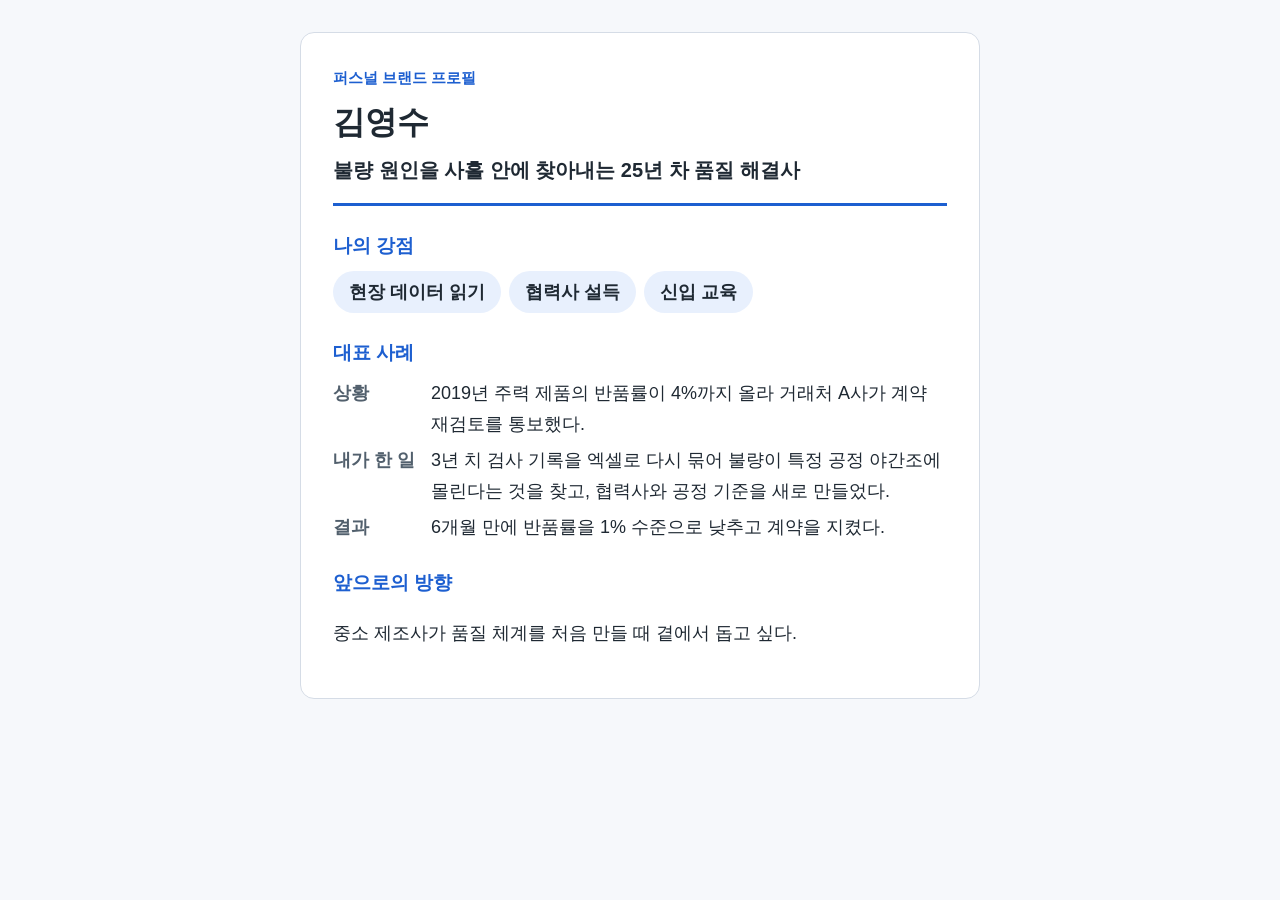
<file: courseware/week07/examples/profile_card.html>
<!doctype html>
<html lang="ko">
<head>
  <meta charset="utf-8">
  <meta name="viewport" content="width=device-width, initial-scale=1">
  <title>김영수 프로필 카드 (완성 예시)</title>
  <!-- 서버 없이 더블클릭으로 여는 파일이라 상대 경로로 CSS를 연결한다 -->
  <link rel="stylesheet" href="profile_card.css">
</head>
<body>
  <!-- 7주차 완성 예시. 인물과 회사는 가상이다. brand_profile.py --demo 결과와 같은 내용이다 -->
  <main class="card">
    <header>
      <p class="label">퍼스널 브랜드 프로필</p>
      <h1>김영수</h1>
      <p class="headline">불량 원인을 사흘 안에 찾아내는 25년 차 품질 해결사</p>
    </header>
    <section>
      <h2>나의 강점</h2>
      <ul class="strengths">
        <li>현장 데이터 읽기</li>
        <li>협력사 설득</li>
        <li>신입 교육</li>
      </ul>
    </section>
    <section>
      <h2>대표 사례</h2>
      <dl class="story">
        <dt>상황</dt><dd>2019년 주력 제품의 반품률이 4%까지 올라 거래처 A사가 계약 재검토를 통보했다.</dd>
        <dt>내가 한 일</dt><dd>3년 치 검사 기록을 엑셀로 다시 묶어 불량이 특정 공정 야간조에 몰린다는 것을 찾고, 협력사와 공정 기준을 새로 만들었다.</dd>
        <dt>결과</dt><dd>6개월 만에 반품률을 1% 수준으로 낮추고 계약을 지켰다.</dd>
      </dl>
    </section>
    <section>
      <h2>앞으로의 방향</h2>
      <p>중소 제조사가 품질 체계를 처음 만들 때 곁에서 돕고 싶다.</p>
    </section>
  </main>
</body>
</html>
</file>
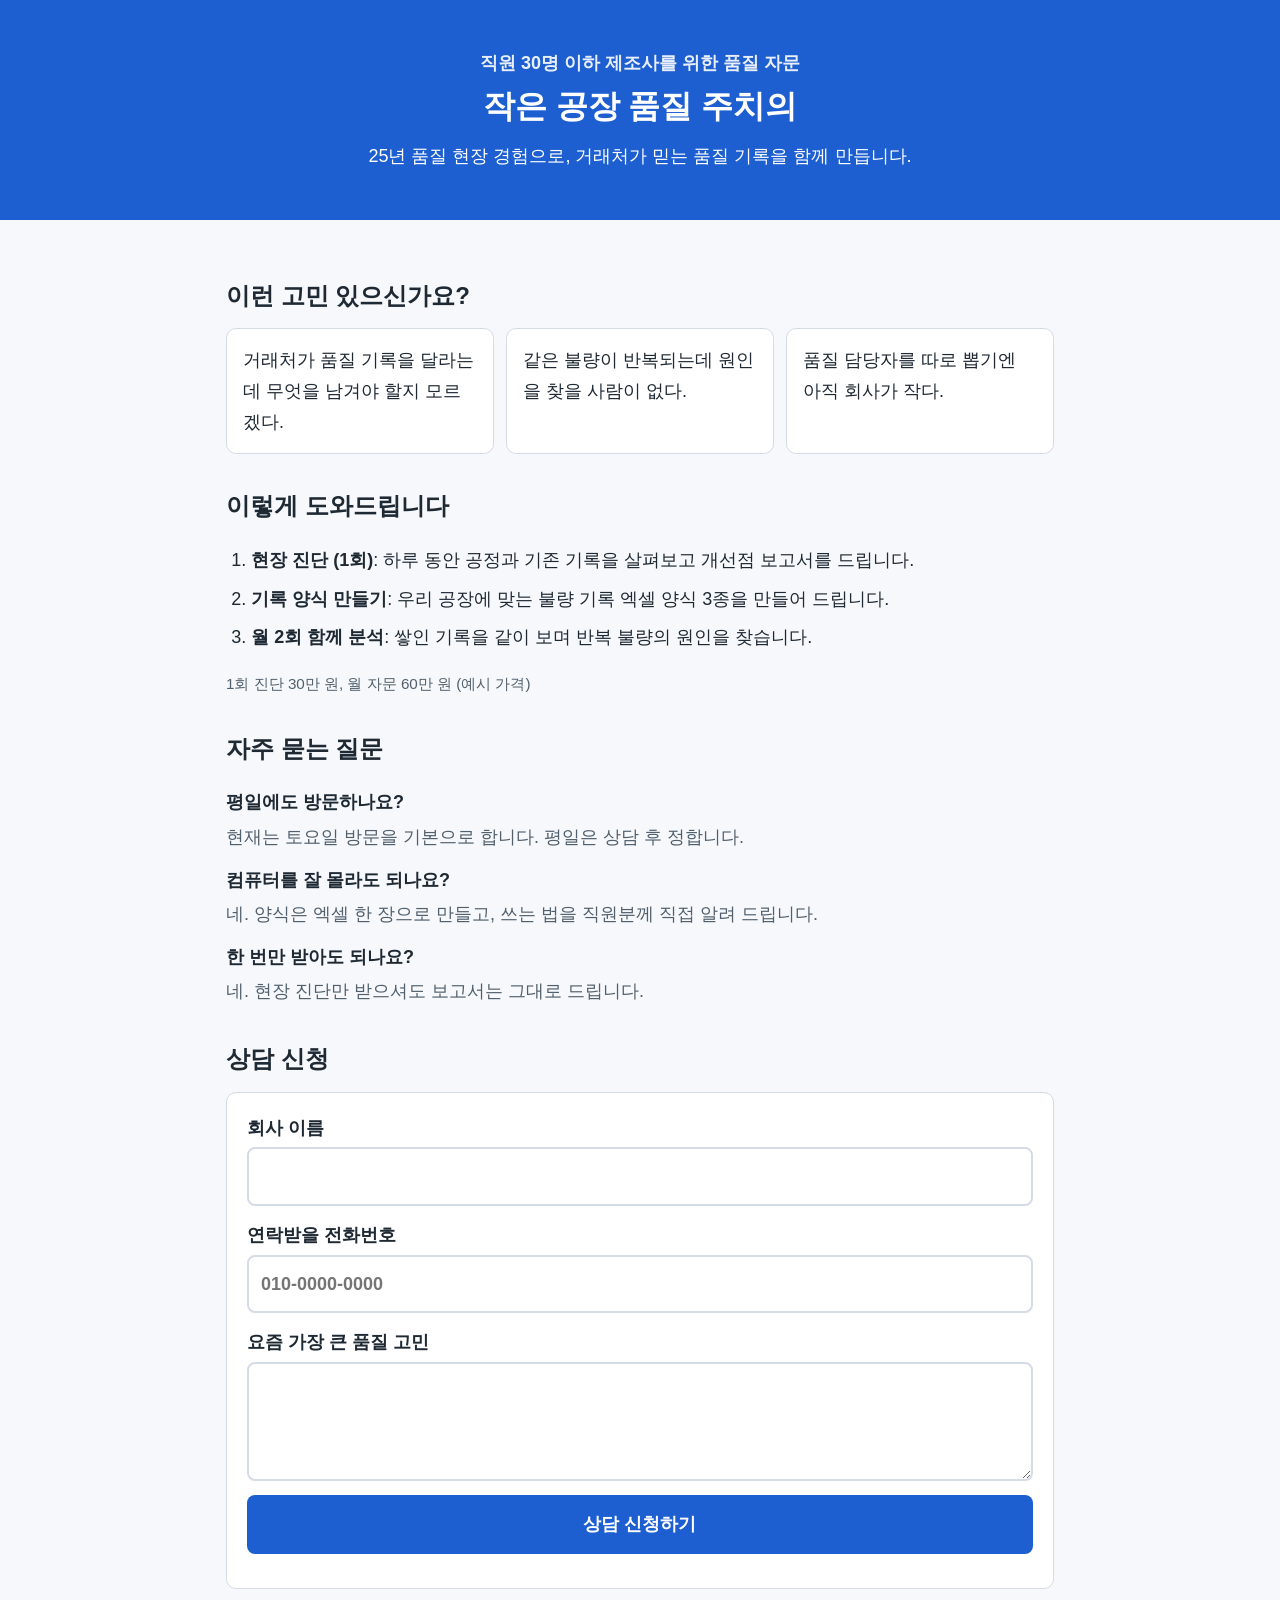
<file: courseware/week08/examples/landing_page.html>
<!doctype html>
<html lang="ko">
<head>
  <meta charset="utf-8">
  <meta name="viewport" content="width=device-width, initial-scale=1">
  <title>작은 공장 품질 주치의 (서비스 소개 예시)</title>
  <!-- 서버 없이 더블클릭으로 여는 파일이라 상대 경로로 연결한다 -->
  <link rel="stylesheet" href="landing_page.css">
</head>
<body>
  <!-- 8주차 완성 예시. 서비스, 인물, 가격은 모두 가상이며 가격은 가정값이다 -->
  <header class="hero">
    <p class="eyebrow">직원 30명 이하 제조사를 위한 품질 자문</p>
    <h1>작은 공장 품질 주치의</h1>
    <p>25년 품질 현장 경험으로, 거래처가 믿는 품질 기록을 함께 만듭니다.</p>
  </header>

  <main>
    <section>
      <h2>이런 고민 있으신가요?</h2>
      <ul class="pains">
        <li>거래처가 품질 기록을 달라는데 무엇을 남겨야 할지 모르겠다.</li>
        <li>같은 불량이 반복되는데 원인을 찾을 사람이 없다.</li>
        <li>품질 담당자를 따로 뽑기엔 아직 회사가 작다.</li>
      </ul>
    </section>

    <section>
      <h2>이렇게 도와드립니다</h2>
      <ol class="steps">
        <li><strong>현장 진단 (1회)</strong>: 하루 동안 공정과 기존 기록을 살펴보고 개선점 보고서를 드립니다.</li>
        <li><strong>기록 양식 만들기</strong>: 우리 공장에 맞는 불량 기록 엑셀 양식 3종을 만들어 드립니다.</li>
        <li><strong>월 2회 함께 분석</strong>: 쌓인 기록을 같이 보며 반복 불량의 원인을 찾습니다.</li>
      </ol>
      <p class="note">1회 진단 30만 원, 월 자문 60만 원 (예시 가격)</p>
    </section>

    <section>
      <h2>자주 묻는 질문</h2>
      <dl class="faq">
        <dt>평일에도 방문하나요?</dt>
        <dd>현재는 토요일 방문을 기본으로 합니다. 평일은 상담 후 정합니다.</dd>
        <dt>컴퓨터를 잘 몰라도 되나요?</dt>
        <dd>네. 양식은 엑셀 한 장으로 만들고, 쓰는 법을 직원분께 직접 알려 드립니다.</dd>
        <dt>한 번만 받아도 되나요?</dt>
        <dd>네. 현장 진단만 받으셔도 보고서는 그대로 드립니다.</dd>
      </dl>
    </section>

    <section>
      <h2>상담 신청</h2>
      <!-- 예시 페이지라 실제로 전송하지 않는다. 입력 확인과 안내 문구 표시만 보여 준다 -->
      <form id="inquiry" novalidate>
        <label>회사 이름 <input name="company" required autocomplete="organization"></label>
        <label>연락받을 전화번호 <input name="phone" type="tel" required autocomplete="tel" placeholder="010-0000-0000"></label>
        <label>요즘 가장 큰 품질 고민 <textarea name="concern" rows="3"></textarea></label>
        <button class="btn" type="submit">상담 신청하기</button>
        <p id="msg" role="status" aria-live="polite"></p>
      </form>
    </section>
  </main>

  <script src="landing_page.js"></script>
</body>
</html>
</file>
<file: courseware/week07/examples/profile_card.css>
/* 4050 대상: 18px 이상 본문, 높은 대비. 인쇄해서 나눠 줄 수 있도록 카드 폭을 A4 안쪽으로 둔다 */
:root { --ink: #1f2933; --accent: #1d5fd0; --bg: #f6f8fb; --card: #fff; --line: #d5dce6; --muted: #52606d; }
* { box-sizing: border-box; }
body { margin: 0; padding: 32px 16px; font: 18px/1.7 "Malgun Gothic", "Apple SD Gothic Neo", sans-serif; color: var(--ink); background: var(--bg); }
.card { max-width: 680px; margin: 0 auto; background: var(--card); border: 1px solid var(--line); border-radius: 14px; padding: 32px; }
.card header { border-bottom: 3px solid var(--accent); padding-bottom: 16px; margin-bottom: 8px; }
.label { margin: 0; color: var(--accent); font-weight: 700; font-size: .95rem; }
h1 { margin: 4px 0; font-size: 2rem; }
.headline { margin: 0; font-size: 1.25rem; font-weight: 700; }
h2 { font-size: 1.2rem; margin: 24px 0 8px; color: var(--accent); }
.strengths { display: flex; flex-wrap: wrap; gap: 8px; list-style: none; padding: 0; margin: 0; }
.strengths li { background: #e8f0fd; border-radius: 99px; padding: 6px 16px; font-weight: 700; }
.story { display: grid; grid-template-columns: max-content 1fr; gap: 6px 16px; margin: 0; }
.story dt { font-weight: 700; color: var(--muted); }
.story dd { margin: 0; }
@media (max-width: 480px) {
  .card { padding: 20px; }
  .story { grid-template-columns: 1fr; }
  .story dd { margin-bottom: 8px; }
}
@media print {
  body { background: #fff; padding: 0; }
  .card { border: 0; }
}
</file>
<file: courseware/week08/examples/landing_page.css>
/* 4050 대상: 18px 이상 본문, 높은 대비, 넉넉한 터치 영역. business_canvas.py 결과 HTML도 이 파일을 함께 쓴다 */
:root { --ink: #1f2933; --accent: #1d5fd0; --bg: #f6f8fb; --card: #fff; --line: #d5dce6; --muted: #52606d; }
* { box-sizing: border-box; }
body { margin: 0; font: 18px/1.7 "Malgun Gothic", "Apple SD Gothic Neo", sans-serif; color: var(--ink); background: var(--bg); }
.hero { background: var(--accent); color: #fff; text-align: center; padding: 48px 20px; }
.hero h1 { margin: 0 0 8px; font-size: 2rem; }
.hero p { margin: 0; }
.eyebrow { font-weight: 700; opacity: .9; }
main { max-width: 860px; margin: 0 auto; padding: 24px 16px 48px; }
h2 { font-size: 1.5rem; margin: 32px 0 12px; }
.pains { display: grid; gap: 12px; grid-template-columns: repeat(auto-fit, minmax(220px, 1fr)); list-style: none; padding: 0; margin: 0; }
.pains li, .cell { background: var(--card); border: 1px solid var(--line); border-radius: 10px; padding: 16px; }
.steps { padding-left: 1.4em; }
.steps li { margin-bottom: 8px; }
.faq dt { font-weight: 700; margin-top: 12px; }
.faq dd { margin: 4px 0 0; color: var(--muted); }
.canvas { display: grid; gap: 12px; grid-template-columns: repeat(auto-fit, minmax(240px, 1fr)); }
.cell h3 { margin: 0 0 6px; font-size: 1.05rem; color: var(--accent); }
.cell p { margin: 0; }
.numbers { border-collapse: collapse; width: 100%; max-width: 480px; background: var(--card); }
.numbers th, .numbers td { border: 1px solid var(--line); padding: 10px 14px; text-align: left; }
.numbers td { text-align: right; font-weight: 700; }
.note { color: var(--muted); font-size: .95rem; }
form { display: grid; gap: 14px; background: var(--card); border: 1px solid var(--line); border-radius: 10px; padding: 20px; }
label { display: grid; gap: 4px; font-weight: 700; }
input, textarea { font: inherit; padding: 12px; border: 2px solid var(--line); border-radius: 8px; }
.btn { border: 0; border-radius: 8px; background: var(--accent); color: #fff; font: inherit; font-weight: 700; padding: 14px 28px; cursor: pointer; }
input:focus, textarea:focus, .btn:focus-visible { outline: 3px solid #f5a623; outline-offset: 2px; }
#msg { margin: 0; font-weight: 700; }
#msg.ok { color: #137333; }
#msg.err { color: #c5221f; }
</file>
